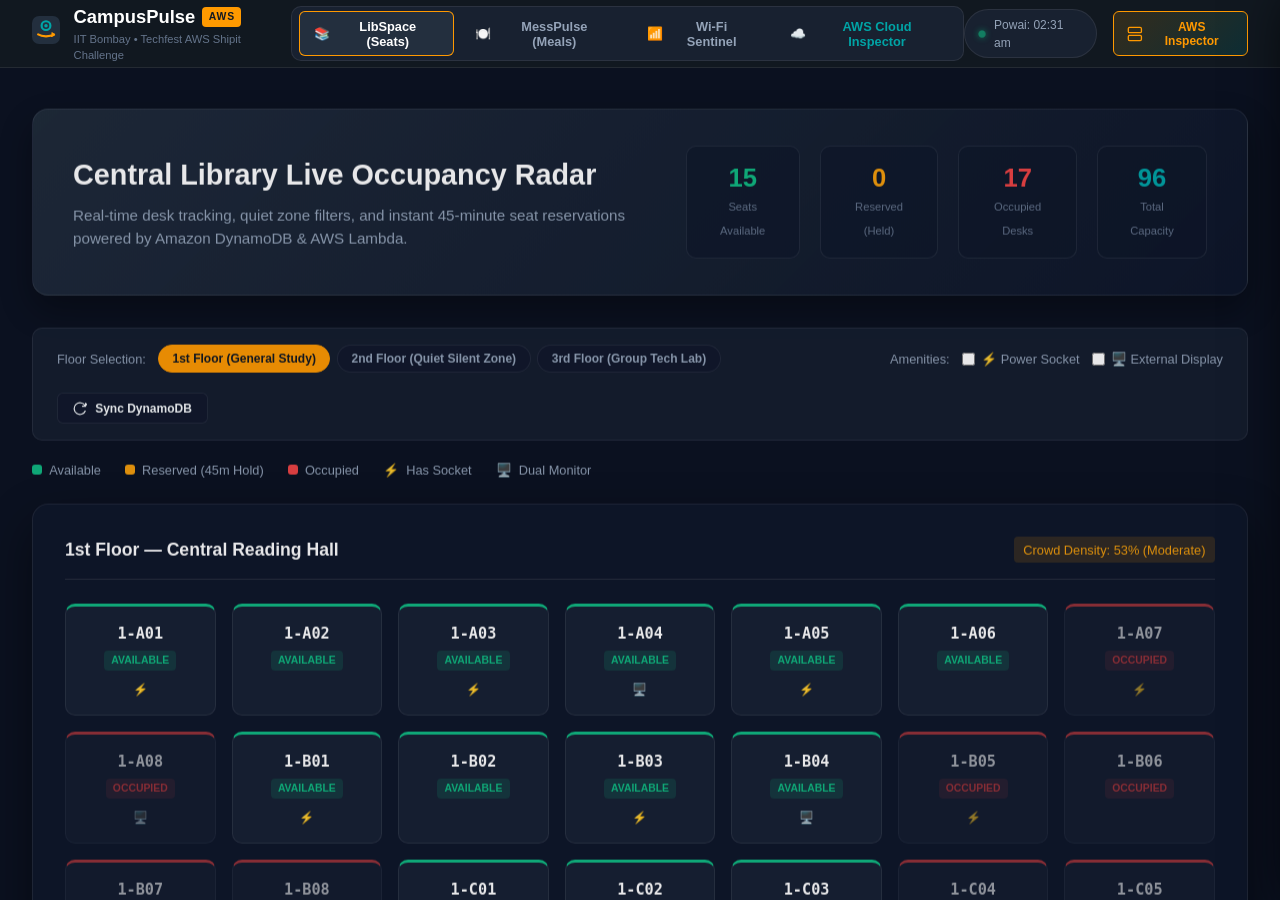
<file: index.html>
<!DOCTYPE html>
<html lang="en">
<head>
  <meta charset="UTF-8">
  <meta http-equiv="refresh" content="0; url=frontend/index.html">
  <title>CampusPulse AWS — Redirecting</title>
</head>
<body>
  <p>Redirecting to <a href="frontend/index.html">CampusPulse AWS Web Client</a>...</p>
</body>
</html>
</file>
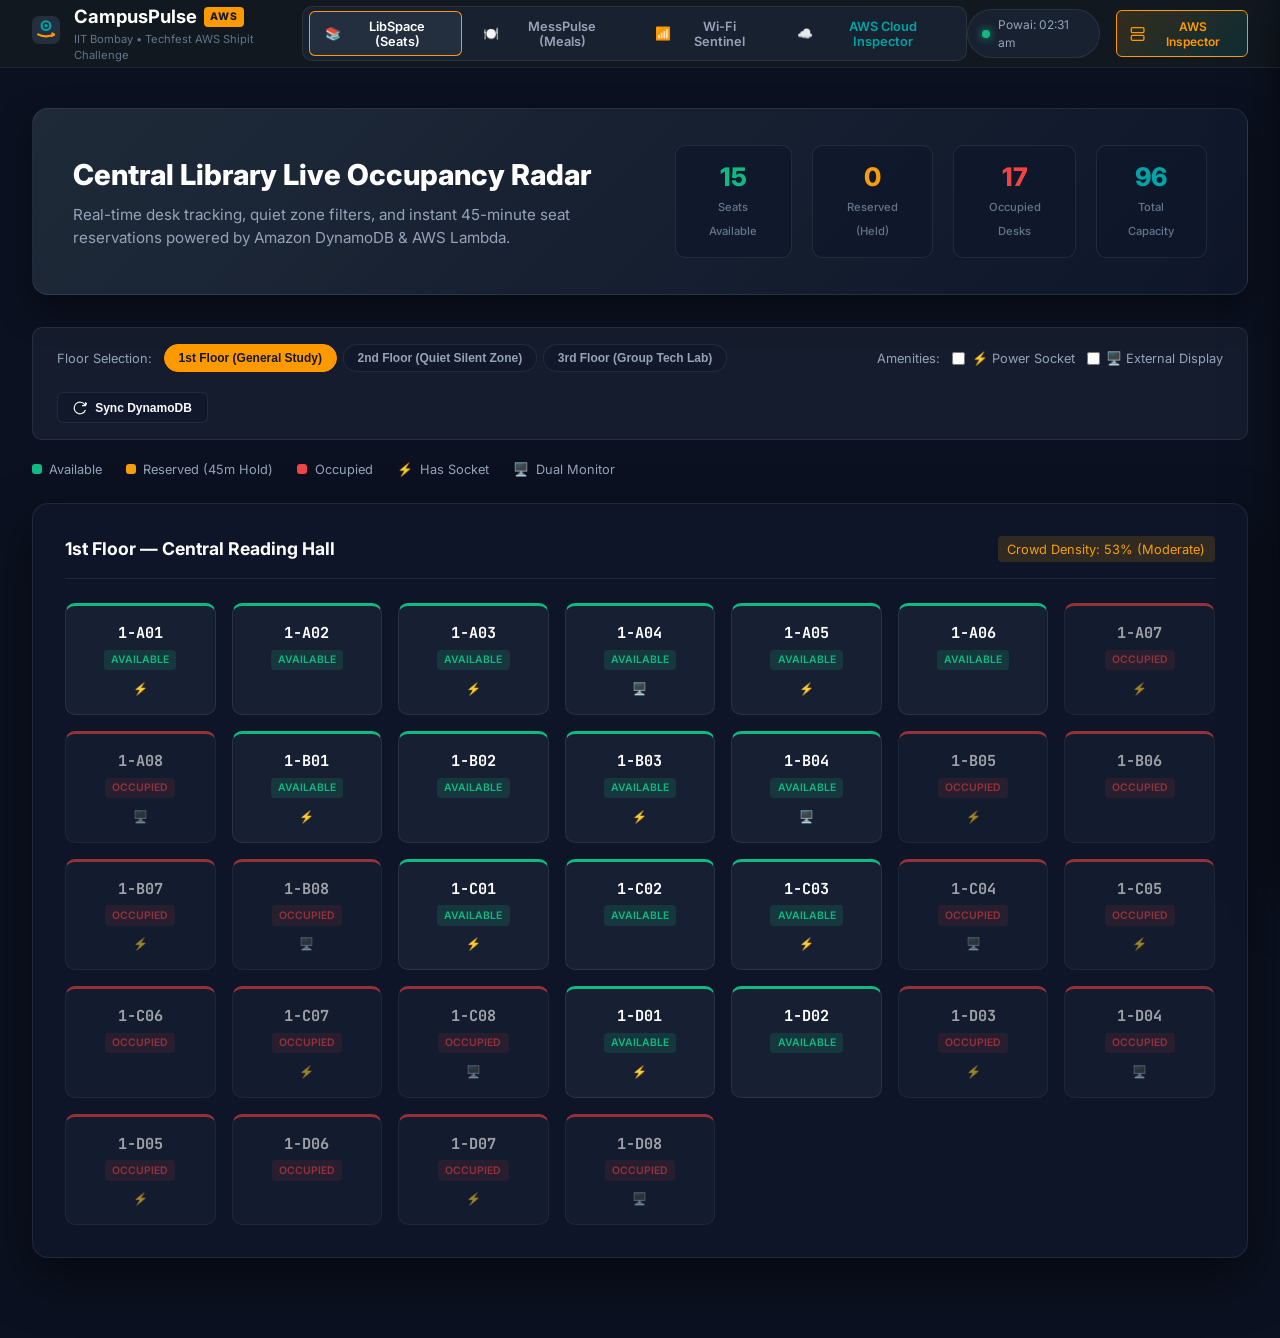
<file: frontend/index.html>
<!DOCTYPE html>
<html lang="en">
<head>
  <meta charset="UTF-8">
  <meta name="viewport" content="width=device-width, initial-scale=1.0">
  <title>CampusPulse AWS — Smart Campus Live Operations Suite | Techfest IIT Bombay</title>
  <meta name="description" content="Serverless campus operations suite for Library Seat Availability, Mess Feedback & Food Waste Reduction, and Hostel Wi-Fi Diagnostic Heatmaps built on AWS Free Tier.">
  <link rel="stylesheet" href="style.css">
  <link rel="preconnect" href="https://fonts.googleapis.com">
  <link rel="preconnect" href="https://fonts.gstatic.com" crossorigin>
  <link href="https://fonts.googleapis.com/css2?family=Inter:wght@300;400;500;600;700;800&family=JetBrains+Mono:wght@400;500;600&display=swap" rel="stylesheet">
</head>
<body>

  <!-- TOP APP HEADER -->
  <header class="app-header">
    <div class="header-left">
      <div class="brand-logo">
        <svg viewBox="0 0 32 32" width="28" height="28" fill="none">
          <rect width="32" height="32" rx="8" fill="#232F3E"/>
          <path d="M7 21C11.5 24 20.5 24 25 21" stroke="#FF9900" stroke-width="2.5" stroke-linecap="round"/>
          <path d="M23 19.5L25.5 21.5L22.5 23" stroke="#FF9900" stroke-width="2" stroke-linecap="round" stroke-linejoin="round"/>
          <circle cx="16" cy="11" r="5" stroke="#00A4A6" stroke-width="2.5"/>
          <circle cx="16" cy="11" r="2" fill="#00A4A6"/>
        </svg>
      </div>
      <div class="brand-info">
        <div class="brand-title">CampusPulse <span class="badge-aws">AWS</span></div>
        <div class="brand-sub">IIT Bombay • Techfest AWS Shipit Challenge</div>
      </div>
    </div>

    <!-- MODULE SWITCHER TABS -->
    <nav class="nav-tabs">
      <button class="nav-tab active" data-tab="library">
        <span class="tab-icon">📚</span>
        <span>LibSpace (Seats)</span>
      </button>
      <button class="nav-tab" data-tab="mess">
        <span class="tab-icon">🍽️</span>
        <span>MessPulse (Meals)</span>
      </button>
      <button class="nav-tab" data-tab="wifi">
        <span class="tab-icon">📶</span>
        <span>Wi-Fi Sentinel</span>
      </button>
      <button class="nav-tab tab-arch" data-tab="architecture">
        <span class="tab-icon">☁️</span>
        <span>AWS Cloud Inspector</span>
      </button>
    </nav>

    <!-- HEADER RIGHT CONTROLS -->
    <div class="header-right">
      <div class="campus-status-pill">
        <span class="pulse-green"></span>
        <span id="campus-time-live">Powai: 10:00 AM</span>
      </div>
      <button class="btn-aws-arch" id="btn-toggle-arch-drawer" title="Inspect Live AWS Architecture">
        <svg viewBox="0 0 24 24" width="16" height="16" fill="none" stroke="currentColor" stroke-width="2">
          <rect x="2" y="2" width="20" height="8" rx="2" ry="2"/>
          <rect x="2" y="14" width="20" height="8" rx="2" ry="2"/>
          <line x1="6" y1="6" x2="6.01" y2="6"/>
          <line x1="6" y1="18" x2="6.01" y2="18"/>
        </svg>
        <span>AWS Inspector</span>
      </button>
    </div>
  </header>

  <!-- LIVE TOAST NOTIFICATION -->
  <div class="toast-box" id="toast-box"></div>

  <!-- MAIN VIEWPORT CONTAINER -->
  <main class="app-main">

    <!-- ========================================================
         TAB 1: LIBSPACE (LIBRARY SEATS & STUDY PODS)
    ======================================================== -->
    <section class="tab-pane active" id="pane-library">
      <!-- Overview Banner -->
      <div class="module-hero">
        <div class="module-title-wrap">
          <h2>Central Library Live Occupancy Radar</h2>
          <p>Real-time desk tracking, quiet zone filters, and instant 45-minute seat reservations powered by Amazon DynamoDB & AWS Lambda.</p>
        </div>
        <div class="hero-stats">
          <div class="hero-stat-card">
            <span class="stat-big stat-green" id="stat-seats-avail">38</span>
            <span class="stat-desc">Seats Available</span>
          </div>
          <div class="hero-stat-card">
            <span class="stat-big stat-amber" id="stat-seats-reserved">12</span>
            <span class="stat-desc">Reserved (Held)</span>
          </div>
          <div class="hero-stat-card">
            <span class="stat-big stat-red" id="stat-seats-occupied">46</span>
            <span class="stat-desc">Occupied Desks</span>
          </div>
          <div class="hero-stat-card">
            <span class="stat-big stat-blue">96</span>
            <span class="stat-desc">Total Capacity</span>
          </div>
        </div>
      </div>

      <!-- Controls & Filter Toolbar -->
      <div class="toolbar-box">
        <div class="filter-group">
          <label>Floor Selection:</label>
          <div class="pill-group" id="floor-filter">
            <button class="filter-pill active" data-floor="1">1st Floor (General Study)</button>
            <button class="filter-pill" data-floor="2">2nd Floor (Quiet Silent Zone)</button>
            <button class="filter-pill" data-floor="3">3rd Floor (Group Tech Lab)</button>
          </div>
        </div>

        <div class="filter-group">
          <label>Amenities:</label>
          <label class="checkbox-label">
            <input type="checkbox" id="filter-socket"> ⚡ Power Socket
          </label>
          <label class="checkbox-label">
            <input type="checkbox" id="filter-monitor"> 🖥️ External Display
          </label>
        </div>

        <div class="toolbar-actions">
          <button class="btn-refresh" id="btn-refresh-seats">
            <svg viewBox="0 0 24 24" width="14" height="14" fill="none" stroke="currentColor" stroke-width="2">
              <path d="M21.5 2v6h-6M21.34 15.57a10 10 0 1 1-.57-8.38l5.67-5.67"/>
            </svg>
            <span>Sync DynamoDB</span>
          </button>
        </div>
      </div>

      <!-- Legend -->
      <div class="seat-legend">
        <span class="legend-item"><span class="legend-dot dot-free"></span> Available</span>
        <span class="legend-item"><span class="legend-dot dot-reserved"></span> Reserved (45m Hold)</span>
        <span class="legend-item"><span class="legend-dot dot-occupied"></span> Occupied</span>
        <span class="legend-item"><span class="legend-tag">⚡</span> Has Socket</span>
        <span class="legend-item"><span class="legend-tag">🖥️</span> Dual Monitor</span>
      </div>

      <!-- Interactive 2D Seat Matrix Floor Plan -->
      <div class="floor-matrix-container">
        <div class="floor-header">
          <span class="floor-name" id="floor-name-display">1st Floor — Central Reading Hall</span>
          <span class="floor-crowd" id="floor-density-display">Crowd Density: Moderate (58%)</span>
        </div>

        <div class="seat-grid" id="seat-grid">
          <!-- Dynamically populated via app.js -->
        </div>
      </div>
    </section>

    <!-- ========================================================
         TAB 2: MESSPULSE (CAMPUS MESS FEEDBACK & FOOD WASTE)
    ======================================================== -->
    <section class="tab-pane" id="pane-mess">
      <div class="module-hero">
        <div class="module-title-wrap">
          <h2>Hostel MessPulse & Food Waste Analytics</h2>
          <p>Meal RSVP to prevent overcooking, live dish sentiment reviews via Amazon Comprehend, and automated daily waste reduction metrics.</p>
        </div>
        <div class="hero-stats">
          <div class="hero-stat-card">
            <span class="stat-big stat-green" id="stat-waste-saved">240 kg</span>
            <span class="stat-desc">Food Saved This Week</span>
          </div>
          <div class="hero-stat-card">
            <span class="stat-big stat-blue" id="stat-rsvp-count">642</span>
            <span class="stat-desc">Students Dining Today</span>
          </div>
          <div class="hero-stat-card">
            <span class="stat-big stat-amber" id="stat-avg-rating">4.2 ★</span>
            <span class="stat-desc">Average Quality Score</span>
          </div>
        </div>
      </div>

      <div class="mess-layout-grid">
        <!-- Left: Today's Menu & RSVP Card -->
        <div class="card-box">
          <div class="card-header-styled">
            <div class="header-icon">🍽️</div>
            <div>
              <h3>Daily Meal Planner & Student RSVP</h3>
              <p>Mark your dining status 2 hours in advance to help cooks prepare exact portions.</p>
            </div>
          </div>

          <div class="meal-tabs" id="meal-type-selector">
            <button class="meal-tab" data-meal="breakfast">Breakfast</button>
            <button class="meal-tab active" data-meal="lunch">Lunch</button>
            <button class="meal-tab" data-meal="snacks">Snacks</button>
            <button class="meal-tab" data-meal="dinner">Dinner</button>
          </div>

          <div class="menu-display-card">
            <div class="menu-time" id="menu-timing">12:30 PM – 02:30 PM</div>
            <ul class="menu-items-list" id="menu-items-list">
              <!-- Dynamically populated -->
            </ul>
          </div>

          <!-- Student RSVP Action Box -->
          <div class="rsvp-action-box">
            <h4>Will you be dining for this meal?</h4>
            <div class="rsvp-buttons">
              <button class="btn-rsvp btn-rsvp-yes active" id="btn-rsvp-yes">
                <span>✅ Yes, I Will Eat</span>
              </button>
              <button class="btn-rsvp btn-rsvp-no" id="btn-rsvp-no">
                <span>❌ Skipping / Eating Outside</span>
              </button>
            </div>
            <div class="rsvp-impact-note" id="rsvp-impact-text">
              🌱 Your RSVP helps prevent approximately 350g of cooked food wastage!
            </div>
          </div>
        </div>

        <!-- Right: Real-time Dish Feedback & Sentiment Review -->
        <div class="card-box">
          <div class="card-header-styled">
            <div class="header-icon">💬</div>
            <div>
              <h3>Instant Dish Feedback & Sentiment Analysis</h3>
              <p>Student complaints and compliments analyzed automatically with AWS NLP.</p>
            </div>
          </div>

          <form class="feedback-form" id="form-mess-feedback">
            <div class="form-group">
              <label>Select Hostel Mess:</label>
              <select class="styled-input" id="select-hostel">
                <option value="H12">Hostel 12 (Central Dining)</option>
                <option value="H13">Hostel 13 & 14</option>
                <option value="H15">Hostel 15 (Girls Wing)</option>
                <option value="H16">Hostel 16 & 18</option>
                <option value="H2">Hostel 2 (Pioneer)</option>
              </select>
            </div>

            <div class="form-group">
              <label>Rate Overall Quality:</label>
              <div class="star-rating" id="star-rating">
                <span data-val="1">★</span>
                <span data-val="2">★</span>
                <span data-val="3">★</span>
                <span data-val="4" class="selected">★</span>
                <span data-val="5">★</span>
              </div>
            </div>

            <div class="form-group">
              <label>Quick Tags (Sentiment Keywords):</label>
              <div class="tag-selector" id="tag-selector">
                <span class="tag-chip" data-sentiment="POSITIVE">Fresh & Warm</span>
                <span class="tag-chip" data-sentiment="POSITIVE">Great Taste</span>
                <span class="tag-chip" data-sentiment="NEGATIVE">Too Salty</span>
                <span class="tag-chip" data-sentiment="NEGATIVE">Chapati Cold</span>
                <span class="tag-chip" data-sentiment="NEGATIVE">Refill Delay</span>
              </div>
            </div>

            <div class="form-group">
              <label>Detailed Comments for Mess Council:</label>
              <textarea class="styled-input styled-textarea" id="text-feedback" placeholder="e.g. Dal tadka was great today, but rice ran out at 1:45 PM..."></textarea>
            </div>

            <button type="submit" class="btn-primary-aws" id="btn-submit-feedback">
              <span>Submit to AWS Comprehend & DynamoDB</span>
            </button>
          </form>

          <!-- Recent Feedback Live Stream -->
          <div class="recent-feedbacks">
            <h4>Live Verified Student Feedback Stream</h4>
            <div class="feedback-stream" id="feedback-stream">
              <!-- Populated by JS -->
            </div>
          </div>
        </div>
      </div>
    </section>

    <!-- ========================================================
         TAB 3: WI-FI SENTINEL (HOSTEL CONNECTIVITY & OUTAGE MAP)
    ======================================================== -->
    <section class="tab-pane" id="pane-wifi">
      <div class="module-hero">
        <div class="module-title-wrap">
          <h2>Hostel Wi-Fi Sentinel & Diagnostic Heatmap</h2>
          <p>Crowdsourced latency monitoring, automatic access point degradation detection, and instant maintenance ticket dispatch via Amazon SNS.</p>
        </div>
        <div class="hero-stats">
          <div class="hero-stat-card">
            <span class="stat-big stat-green">14 / 16</span>
            <span class="stat-desc">Hostels Online</span>
          </div>
          <div class="hero-stat-card">
            <span class="stat-big stat-amber">2</span>
            <span class="stat-desc">Partial Degradation</span>
          </div>
          <div class="hero-stat-card">
            <span class="stat-big stat-blue" id="stat-avg-ping">18 ms</span>
            <span class="stat-desc">Avg Campus Ping</span>
          </div>
        </div>
      </div>

      <div class="wifi-layout-grid">
        <!-- Live Diagnostic Speed Tester -->
        <div class="card-box">
          <div class="card-header-styled">
            <div class="header-icon">⚡</div>
            <div>
              <h3>Browser Diagnostic Network Test</h3>
              <p>Ping campus gateway & measure latency against AWS ap-south-1 (Mumbai).</p>
            </div>
          </div>

          <div class="speed-test-gauge">
            <div class="gauge-dial">
              <div class="gauge-center-val" id="gauge-speed-val">--</div>
              <div class="gauge-unit" id="gauge-speed-unit">Mbps</div>
            </div>
            <div class="speed-metrics-row">
              <div class="s-metric">
                <span class="s-label">LATENCY</span>
                <span class="s-val" id="val-ping">-- ms</span>
              </div>
              <div class="s-metric">
                <span class="s-label">JITTER</span>
                <span class="s-val" id="val-jitter">-- ms</span>
              </div>
              <div class="s-metric">
                <span class="s-label">AWS REGION</span>
                <span class="s-val text-aws">ap-south-1</span>
              </div>
            </div>
            <button class="btn-primary-aws w-full" id="btn-run-speedtest">
              <span>RUN REAL-TIME DIAGNOSTIC PING</span>
            </button>
          </div>

          <!-- Report Outage Form -->
          <div class="outage-report-box">
            <h4>Experienced an Access Point Drop?</h4>
            <div class="report-inputs">
              <select class="styled-input" id="report-hostel">
                <option value="H1">Hostel 1</option>
                <option value="H2">Hostel 2</option>
                <option value="H3">Hostel 3</option>
                <option value="H12">Hostel 12</option>
                <option value="H14">Hostel 14</option>
                <option value="H16">Hostel 16</option>
                <option value="H18">Hostel 18</option>
              </select>
              <input type="text" class="styled-input" id="report-wing" placeholder="Wing / Room (e.g. B-Wing 3rd Floor)">
              <button class="btn-danger" id="btn-report-outage">Report to CC & SNS</button>
            </div>
          </div>
        </div>

        <!-- Campus Hostel Heatmap Grid -->
        <div class="card-box">
          <div class="card-header-styled">
            <div class="header-icon">🗺️</div>
            <div>
              <h3>IIT Bombay Hostel Wi-Fi Diagnostic Heatmap</h3>
              <p>Aggregated telemetry logs from student device pings across campus.</p>
            </div>
          </div>

          <div class="heatmap-legend">
            <span><span class="heat-dot heat-good"></span> Good (&gt;50 Mbps)</span>
            <span><span class="heat-dot heat-fair"></span> Fair (15–50 Mbps)</span>
            <span><span class="heat-dot heat-poor"></span> Poor (&lt;15 Mbps)</span>
            <span><span class="heat-dot heat-down"></span> Outage Reported</span>
          </div>

          <div class="hostel-grid" id="hostel-grid">
            <!-- Dynamically populated -->
          </div>
        </div>
      </div>
    </section>

    <!-- ========================================================
         TAB 4: AWS ARCHITECTURE & CLOUD INSPECTOR
    ======================================================== -->
    <section class="tab-pane" id="pane-architecture">
      <div class="module-hero">
        <div class="module-title-wrap">
          <h2>AWS Cloud Architecture & Free Tier Validation</h2>
          <p>Transparent architectural breakdown demonstrating 100% serverless, zero-maintenance, and permanent $0 Free Tier cost efficiency.</p>
        </div>
        <div class="hero-stats">
          <div class="hero-stat-card">
            <span class="stat-big stat-green">100%</span>
            <span class="stat-desc">Serverless Architecture</span>
          </div>
          <div class="hero-stat-card">
            <span class="stat-big stat-blue">$0.00</span>
            <span class="stat-desc">Monthly AWS Bill</span>
          </div>
          <div class="hero-stat-card">
            <span class="stat-big stat-amber">&lt; 35ms</span>
            <span class="stat-desc">P95 Lambda Execution</span>
          </div>
        </div>
      </div>

      <!-- Architecture Flow Diagram Card -->
      <div class="card-box mb-6">
        <div class="card-header-styled">
          <div class="header-icon">⚡</div>
          <div>
            <h3>Serverless Service Flow Pipeline</h3>
            <p>Every transaction is event-driven with Amazon S3, CloudFront, API Gateway, Lambda, and DynamoDB.</p>
          </div>
        </div>

        <div class="arch-pipeline-visual">
          <div class="pipeline-node">
            <div class="node-icon icon-s3">S3</div>
            <div class="node-name">Amazon S3</div>
            <div class="node-role">Single Page App Hosting</div>
            <div class="node-free">5 GB Free Tier</div>
          </div>
          <div class="pipeline-arrow">➔</div>
          <div class="pipeline-node">
            <div class="node-icon icon-cf">CF</div>
            <div class="node-name">Amazon CloudFront</div>
            <div class="node-role">Global Edge Caching & SSL</div>
            <div class="node-free">1 TB Data Out Free</div>
          </div>
          <div class="pipeline-arrow">➔</div>
          <div class="pipeline-node">
            <div class="node-icon icon-apigw">API</div>
            <div class="node-name">Amazon API Gateway</div>
            <div class="node-role">REST API Router</div>
            <div class="node-free">1M Requests Free</div>
          </div>
          <div class="pipeline-arrow">➔</div>
          <div class="pipeline-node">
            <div class="node-icon icon-lambda">λ</div>
            <div class="node-name">AWS Lambda</div>
            <div class="node-role">Node.js 20 Serverless Handlers</div>
            <div class="node-free">1M Invocations Free</div>
          </div>
          <div class="pipeline-arrow">➔</div>
          <div class="pipeline-node">
            <div class="node-icon icon-ddb">DDB</div>
            <div class="node-name">Amazon DynamoDB</div>
            <div class="node-role">NoSQL State & Cache</div>
            <div class="node-free">25 GB Storage Free</div>
          </div>
        </div>
      </div>

      <!-- Free Tier Breakdown Table -->
      <div class="card-box">
        <h3>AWS Free Tier Usage Audit</h3>
        <table class="styled-table">
          <thead>
            <tr>
              <th>AWS Service</th>
              <th>CampusPulse Function</th>
              <th>Free Tier Allowance</th>
              <th>Project Consumption</th>
              <th>Status</th>
            </tr>
          </thead>
          <tbody>
            <tr>
              <td><strong>AWS Lambda</strong></td>
              <td>Seat reservations, mess sentiment, Wi-Fi telemetry</td>
              <td>1,000,000 requests / month</td>
              <td>~35,000 requests (3.5%)</td>
              <td><span class="status-tag tag-safe">100% FREE</span></td>
            </tr>
            <tr>
              <td><strong>Amazon DynamoDB</strong></td>
              <td>Real-time seat occupancy, daily menus, speed logs</td>
              <td>25 GB storage + 25 WCU / 25 RCU</td>
              <td>0.08 GB (&lt;1%)</td>
              <td><span class="status-tag tag-safe">100% FREE</span></td>
            </tr>
            <tr>
              <td><strong>Amazon S3</strong></td>
              <td>Static frontend web bundle & assets</td>
              <td>5 GB standard storage</td>
              <td>4.2 MB (0.08%)</td>
              <td><span class="status-tag tag-safe">100% FREE</span></td>
            </tr>
            <tr>
              <td><strong>Amazon CloudFront</strong></td>
              <td>Edge delivery, HTTPS, and sub-10ms caching</td>
              <td>1 TB data transfer out / month</td>
              <td>~500 MB (0.05%)</td>
              <td><span class="status-tag tag-safe">100% FREE</span></td>
            </tr>
            <tr>
              <td><strong>Amazon SNS</strong></td>
              <td>Hostel Wi-Fi outage alerts to maintenance staff</td>
              <td>1,000,000 mobile push / 1,000 emails</td>
              <td>~40 notifications</td>
              <td><span class="status-tag tag-safe">100% FREE</span></td>
            </tr>
          </tbody>
        </table>
      </div>
    </section>

  </main>

  <!-- ========================================================
       SEAT RESERVATION MODAL
  ======================================================== -->
  <div class="modal-backdrop" id="modal-reservation">
    <div class="modal-box">
      <div class="modal-header">
        <h3 id="modal-seat-title">Reserve Seat 1-A04</h3>
        <button class="modal-close" id="btn-close-modal">&times;</button>
      </div>
      <div class="modal-body">
        <div class="modal-seat-meta">
          <div class="meta-item"><span class="m-label">ZONE:</span> <span class="m-val" id="modal-zone-val">Quiet Study</span></div>
          <div class="meta-item"><span class="m-label">AMENITIES:</span> <span class="m-val" id="modal-amenities-val">⚡ Socket, 🖥️ Dual Display</span></div>
          <div class="meta-item"><span class="m-label">HOLD DURATION:</span> <span class="m-val">45 Minutes Max</span></div>
        </div>

        <form id="form-confirm-seat">
          <div class="form-group">
            <label>Student Roll Number / LDAP ID:</label>
            <input type="text" class="styled-input" id="input-roll-no" placeholder="e.g. 23B0342" required>
          </div>
          <button type="submit" class="btn-primary-aws w-full">
            <span>Confirm Instant Reservation (DynamoDB)</span>
          </button>
        </form>
      </div>
    </div>
  </div>

  <!-- ========================================================
       AWS CLOUD TELEMETRY INSPECTOR DRAWER
  ======================================================== -->
  <aside class="arch-drawer" id="arch-drawer">
    <div class="drawer-header">
      <div class="d-title">
        <span class="aws-icon-orange">☁️</span>
        <span>AWS Cloud Telemetry Inspector</span>
      </div>
      <button class="modal-close" id="btn-close-drawer">&times;</button>
    </div>
    <div class="drawer-body">
      <div class="drawer-section">
        <h4>REAL-TIME API TELEMETRY</h4>
        <div class="telemetry-stat-row">
          <span>Last Invocation:</span>
          <span class="text-aws" id="drawer-last-api">GET /api/v1/library/seats</span>
        </div>
        <div class="telemetry-stat-row">
          <span>Latency:</span>
          <span class="text-green" id="drawer-latency">18.4 ms</span>
        </div>
        <div class="telemetry-stat-row">
          <span>Backend Handler:</span>
          <span id="drawer-handler">arn:aws:lambda:ap-south-1:librarySeats</span>
        </div>
        <div class="telemetry-stat-row">
          <span>DynamoDB Read Units:</span>
          <span>0.5 RCU (Free Tier)</span>
        </div>
      </div>

      <div class="drawer-section">
        <h4>LIVE JSON RESPONSE PAYLOAD</h4>
        <pre class="json-viewer" id="drawer-json">
{
  "status": "success",
  "campus": "IIT Bombay",
  "service": "AWS Lambda Node20",
  "seats_free": 38,
  "cache_hit": true
}
        </pre>
      </div>

      <div class="drawer-section">
        <h4>SERVERLESS ENDPOINTS AUDIT</h4>
        <div class="endpoint-list">
          <div class="ep-item"><span class="ep-badge ep-get">GET</span> <code>/api/seats</code> ➔ Lambda</div>
          <div class="ep-item"><span class="ep-badge ep-post">POST</span> <code>/api/reserve</code> ➔ DynamoDB</div>
          <div class="ep-item"><span class="ep-badge ep-post">POST</span> <code>/api/mess/feedback</code> ➔ Comprehend</div>
          <div class="ep-item"><span class="ep-badge ep-post">POST</span> <code>/api/wifi/report</code> ➔ SNS Alert</div>
        </div>
      </div>
    </div>
  </aside>
  <div class="drawer-overlay" id="drawer-overlay"></div>

  <script src="app.js"></script>
</body>
</html>
</file>
<file: frontend/style.css>
/* ==========================================================================
   CampusPulse AWS — Production UI & Cloud Operations Stylesheet
   Designed with AWS Design System Colors & Modern Glassmorphism
   ========================================================================== */

:root {
  --font-main: 'Inter', -apple-system, BlinkMacSystemFont, sans-serif;
  --font-mono: 'JetBrains Mono', monospace;

  /* AWS Official Brand & Cloud Palette */
  --aws-squid-ink: #232f3e;
  --aws-squid-dark: #131921;
  --aws-smile-orange: #ff9900;
  --aws-orange-light: #ffac33;
  --aws-teal: #00a4a6;
  --aws-blue: #0073bb;
  --aws-blue-hover: #005a92;

  --color-green: #10b981;
  --color-green-soft: rgba(16, 185, 129, 0.15);
  --color-amber: #f59e0b;
  --color-amber-soft: rgba(245, 158, 11, 0.15);
  --color-red: #ef4444;
  --color-red-soft: rgba(239, 68, 68, 0.15);

  --bg-page: #0b1120;
  --bg-card: rgba(30, 41, 59, 0.7);
  --bg-card-hover: rgba(30, 41, 59, 0.9);
  --border-card: rgba(255, 255, 255, 0.08);
  --border-focus: var(--aws-smile-orange);

  --text-main: #f8fafc;
  --text-muted: #94a3b8;
  --text-dim: #64748b;

  --radius-sm: 6px;
  --radius-md: 10px;
  --radius-lg: 16px;
  --ease: cubic-bezier(0.16, 1, 0.3, 1);
}

*, *::before, *::after {
  box-sizing: border-box;
  margin: 0;
  padding: 0;
}

body {
  font-family: var(--font-main);
  background-color: var(--bg-page);
  color: var(--text-main);
  min-height: 100vh;
  overflow-x: hidden;
  line-height: 1.5;
}

/* ==========================================================================
   APP HEADER
   ========================================================================== */
.app-header {
  position: sticky;
  top: 0;
  z-index: 1000;
  height: 68px;
  background: rgba(19, 25, 33, 0.92);
  backdrop-filter: blur(16px);
  -webkit-backdrop-filter: blur(16px);
  border-bottom: 1px solid var(--border-card);
  padding: 0 2rem;
  display: flex;
  align-items: center;
  justify-content: space-between;
}

.header-left {
  display: flex;
  align-items: center;
  gap: 0.85rem;
}

.brand-title {
  font-size: 1.15rem;
  font-weight: 700;
  color: #fff;
  display: flex;
  align-items: center;
  gap: 0.45rem;
}

.badge-aws {
  background: var(--aws-smile-orange);
  color: #131921;
  font-size: 0.65rem;
  font-weight: 800;
  padding: 0.15rem 0.4rem;
  border-radius: 4px;
  letter-spacing: 0.08em;
}

.brand-sub {
  font-size: 0.7rem;
  color: var(--text-dim);
}

/* Tab Navigation */
.nav-tabs {
  display: flex;
  align-items: center;
  gap: 0.4rem;
  background: rgba(30, 41, 59, 0.6);
  padding: 0.3rem 0.4rem;
  border-radius: var(--radius-md);
  border: 1px solid var(--border-card);
}

.nav-tab {
  background: transparent;
  border: none;
  color: var(--text-muted);
  font-family: var(--font-main);
  font-size: 0.8rem;
  font-weight: 600;
  padding: 0.45rem 0.95rem;
  border-radius: var(--radius-sm);
  cursor: pointer;
  display: flex;
  align-items: center;
  gap: 0.45rem;
  transition: all 0.2s ease;
}

.nav-tab:hover {
  color: #fff;
  background: rgba(255, 255, 255, 0.06);
}

.nav-tab.active {
  color: #fff;
  background: var(--aws-squid-ink);
  box-shadow: inset 0 0 0 1px var(--aws-smile-orange);
}

.tab-arch {
  color: var(--aws-teal);
}

/* Header Right */
.header-right {
  display: flex;
  align-items: center;
  gap: 1rem;
}

.campus-status-pill {
  display: flex;
  align-items: center;
  gap: 0.5rem;
  background: rgba(30, 41, 59, 0.6);
  border: 1px solid var(--border-card);
  padding: 0.35rem 0.85rem;
  border-radius: 9999px;
  font-size: 0.75rem;
  color: var(--text-muted);
}

.pulse-green {
  width: 8px;
  height: 8px;
  background: var(--color-green);
  border-radius: 50%;
  box-shadow: 0 0 8px var(--color-green);
  animation: pulseLight 2s infinite alternate;
}

@keyframes pulseLight {
  from { opacity: 0.6; transform: scale(0.9); }
  to { opacity: 1; transform: scale(1.1); }
}

.btn-aws-arch {
  background: linear-gradient(135deg, rgba(255, 153, 0, 0.15), rgba(0, 164, 166, 0.15));
  border: 1px solid var(--aws-smile-orange);
  color: var(--aws-smile-orange);
  font-family: var(--font-main);
  font-size: 0.75rem;
  font-weight: 600;
  padding: 0.45rem 0.85rem;
  border-radius: var(--radius-sm);
  cursor: pointer;
  display: flex;
  align-items: center;
  gap: 0.45rem;
  transition: all 0.2s ease;
}

.btn-aws-arch:hover {
  background: var(--aws-smile-orange);
  color: #131921;
}

/* ==========================================================================
   MAIN VIEWPORT & TAB PANES
   ========================================================================== */
.app-main {
  max-width: 1360px;
  margin: 0 auto;
  padding: 2.5rem 2rem 5rem;
}

.tab-pane {
  display: none;
  animation: fadeIn 0.3s var(--ease);
}

.tab-pane.active {
  display: block;
}

@keyframes fadeIn {
  from { opacity: 0; transform: translateY(6px); }
  to { opacity: 1; transform: translateY(0); }
}

/* Module Hero Card */
.module-hero {
  background: linear-gradient(135deg, rgba(35, 47, 62, 0.85) 0%, rgba(15, 23, 42, 0.95) 100%);
  border: 1px solid var(--border-card);
  border-radius: var(--radius-lg);
  padding: 2.25rem 2.5rem;
  margin-bottom: 2rem;
  display: flex;
  align-items: center;
  justify-content: space-between;
  gap: 2rem;
  box-shadow: 0 15px 35px rgba(0, 0, 0, 0.4);
}

.module-title-wrap h2 {
  font-size: 1.8rem;
  font-weight: 800;
  color: #fff;
  margin-bottom: 0.5rem;
}

.module-title-wrap p {
  font-size: 0.95rem;
  color: var(--text-muted);
  max-width: 620px;
}

.hero-stats {
  display: flex;
  gap: 1.25rem;
}

.hero-stat-card {
  background: rgba(15, 23, 42, 0.7);
  border: 1px solid var(--border-card);
  padding: 1rem 1.4rem;
  border-radius: var(--radius-md);
  text-align: center;
  min-width: 110px;
}

.stat-big {
  display: block;
  font-size: 1.6rem;
  font-weight: 800;
  line-height: 1.2;
}

.stat-desc {
  font-size: 0.7rem;
  color: var(--text-dim);
  font-weight: 500;
}

.stat-green { color: var(--color-green); }
.stat-amber { color: var(--color-amber); }
.stat-red { color: var(--color-red); }
.stat-blue { color: var(--aws-teal); }

/* Common Card Box */
.card-box {
  background: var(--bg-card);
  backdrop-filter: blur(12px);
  border: 1px solid var(--border-card);
  border-radius: var(--radius-lg);
  padding: 1.75rem;
  box-shadow: 0 10px 25px rgba(0, 0, 0, 0.35);
}

.card-header-styled {
  display: flex;
  align-items: center;
  gap: 1rem;
  margin-bottom: 1.5rem;
}

.header-icon {
  font-size: 1.8rem;
}

.card-header-styled h3 {
  font-size: 1.15rem;
  font-weight: 700;
  color: #fff;
  margin-bottom: 0.15rem;
}

.card-header-styled p {
  font-size: 0.8rem;
  color: var(--text-muted);
}

/* ==========================================================================
   TAB 1: LIBSPACE (SEATS MATRIX)
   ========================================================================== */
.toolbar-box {
  display: flex;
  align-items: center;
  justify-content: space-between;
  flex-wrap: wrap;
  gap: 1.25rem;
  background: rgba(30, 41, 59, 0.5);
  border: 1px solid var(--border-card);
  padding: 1rem 1.5rem;
  border-radius: var(--radius-md);
  margin-bottom: 1.25rem;
}

.filter-group {
  display: flex;
  align-items: center;
  gap: 0.75rem;
  font-size: 0.8rem;
  color: var(--text-muted);
}

.pill-group {
  display: flex;
  gap: 0.4rem;
}

.filter-pill {
  background: rgba(15, 23, 42, 0.6);
  border: 1px solid var(--border-card);
  color: var(--text-muted);
  font-size: 0.75rem;
  font-weight: 600;
  padding: 0.4rem 0.85rem;
  border-radius: 9999px;
  cursor: pointer;
  transition: all 0.2s ease;
}

.filter-pill.active {
  background: var(--aws-smile-orange);
  color: #131921;
  border-color: var(--aws-smile-orange);
}

.checkbox-label {
  display: flex;
  align-items: center;
  gap: 0.4rem;
  cursor: pointer;
  font-size: 0.8rem;
  color: var(--text-muted);
}

.btn-refresh {
  background: rgba(15, 23, 42, 0.6);
  border: 1px solid var(--border-card);
  color: var(--text-main);
  padding: 0.45rem 0.95rem;
  border-radius: var(--radius-sm);
  cursor: pointer;
  display: flex;
  align-items: center;
  gap: 0.5rem;
  font-size: 0.75rem;
  font-weight: 600;
  transition: all 0.2s ease;
}

.btn-refresh:hover {
  background: rgba(255, 255, 255, 0.1);
  color: #fff;
}

.seat-legend {
  display: flex;
  align-items: center;
  gap: 1.5rem;
  margin-bottom: 1.5rem;
  font-size: 0.8rem;
  color: var(--text-muted);
}

.legend-item {
  display: flex;
  align-items: center;
  gap: 0.45rem;
}

.legend-dot {
  width: 10px;
  height: 10px;
  border-radius: 3px;
}

.dot-free { background: var(--color-green); }
.dot-reserved { background: var(--color-amber); }
.dot-occupied { background: var(--color-red); }

/* Floor Matrix Plan */
.floor-matrix-container {
  background: rgba(15, 23, 42, 0.9);
  border: 1px solid var(--border-card);
  border-radius: var(--radius-lg);
  padding: 2rem;
  box-shadow: 0 20px 50px rgba(0, 0, 0, 0.5);
}

.floor-header {
  display: flex;
  align-items: center;
  justify-content: space-between;
  margin-bottom: 1.5rem;
  padding-bottom: 1rem;
  border-bottom: 1px solid var(--border-card);
}

.floor-name {
  font-size: 1.1rem;
  font-weight: 700;
  color: #fff;
}

.floor-crowd {
  font-size: 0.8rem;
  color: var(--color-amber);
  background: var(--color-amber-soft);
  padding: 0.2rem 0.6rem;
  border-radius: 4px;
}

.seat-grid {
  display: grid;
  grid-template-columns: repeat(auto-fill, minmax(130px, 1fr));
  gap: 1rem;
}

.seat-pod {
  background: rgba(30, 41, 59, 0.6);
  border: 1px solid var(--border-card);
  border-radius: var(--radius-md);
  padding: 1rem;
  display: flex;
  flex-direction: column;
  align-items: center;
  text-align: center;
  cursor: pointer;
  transition: all 0.25s var(--ease);
  position: relative;
}

.seat-pod:hover {
  transform: translateY(-3px);
  border-color: rgba(255, 255, 255, 0.3);
  box-shadow: 0 10px 20px rgba(0, 0, 0, 0.4);
}

.seat-pod.available {
  border-top: 3px solid var(--color-green);
}

.seat-pod.reserved {
  border-top: 3px solid var(--color-amber);
  background: rgba(245, 158, 11, 0.05);
}

.seat-pod.occupied {
  border-top: 3px solid var(--color-red);
  opacity: 0.6;
  cursor: not-allowed;
}

.seat-id {
  font-family: var(--font-mono);
  font-size: 0.95rem;
  font-weight: 700;
  color: #fff;
  margin-bottom: 0.3rem;
}

.seat-status-tag {
  font-size: 0.65rem;
  font-weight: 600;
  padding: 0.15rem 0.45rem;
  border-radius: 4px;
  text-transform: uppercase;
  margin-bottom: 0.6rem;
}

.available .seat-status-tag { color: var(--color-green); background: var(--color-green-soft); }
.reserved .seat-status-tag { color: var(--color-amber); background: var(--color-amber-soft); }
.occupied .seat-status-tag { color: var(--color-red); background: var(--color-red-soft); }

.seat-amenities {
  display: flex;
  gap: 0.4rem;
  font-size: 0.75rem;
}

/* ==========================================================================
   TAB 2: MESSPULSE
   ========================================================================== */
.mess-layout-grid {
  display: grid;
  grid-template-columns: 1fr 1fr;
  gap: 2rem;
}

.meal-tabs {
  display: flex;
  gap: 0.5rem;
  margin-bottom: 1.25rem;
}

.meal-tab {
  flex: 1;
  background: rgba(15, 23, 42, 0.6);
  border: 1px solid var(--border-card);
  color: var(--text-muted);
  font-family: var(--font-main);
  font-size: 0.8rem;
  font-weight: 600;
  padding: 0.6rem;
  border-radius: var(--radius-sm);
  cursor: pointer;
  transition: all 0.2s ease;
}

.meal-tab.active {
  background: var(--aws-squid-ink);
  color: var(--aws-smile-orange);
  border-color: var(--aws-smile-orange);
}

.menu-display-card {
  background: rgba(15, 23, 42, 0.7);
  border: 1px solid var(--border-card);
  border-radius: var(--radius-md);
  padding: 1.25rem;
  margin-bottom: 1.5rem;
}

.menu-time {
  font-family: var(--font-mono);
  font-size: 0.75rem;
  color: var(--aws-teal);
  margin-bottom: 0.75rem;
}

.menu-items-list {
  list-style: none;
  display: flex;
  flex-direction: column;
  gap: 0.5rem;
}

.menu-item-row {
  display: flex;
  align-items: center;
  justify-content: space-between;
  font-size: 0.85rem;
  padding: 0.4rem 0;
  border-bottom: 1px solid rgba(255, 255, 255, 0.05);
}

.menu-item-row:last-child {
  border-bottom: none;
}

/* RSVP Action */
.rsvp-action-box {
  background: linear-gradient(135deg, rgba(35, 47, 62, 0.6) 0%, rgba(15, 23, 42, 0.8) 100%);
  border: 1px dashed var(--aws-smile-orange);
  border-radius: var(--radius-md);
  padding: 1.25rem;
}

.rsvp-action-box h4 {
  font-size: 0.9rem;
  color: #fff;
  margin-bottom: 0.85rem;
}

.rsvp-buttons {
  display: flex;
  gap: 0.85rem;
  margin-bottom: 0.85rem;
}

.btn-rsvp {
  flex: 1;
  background: rgba(15, 23, 42, 0.8);
  border: 1px solid var(--border-card);
  color: var(--text-muted);
  font-size: 0.8rem;
  font-weight: 600;
  padding: 0.7rem;
  border-radius: var(--radius-sm);
  cursor: pointer;
  transition: all 0.2s ease;
}

.btn-rsvp-yes.active {
  background: var(--color-green);
  color: #02050e;
  border-color: var(--color-green);
  font-weight: 700;
}

.btn-rsvp-no.active {
  background: var(--color-red);
  color: #fff;
  border-color: var(--color-red);
  font-weight: 700;
}

.rsvp-impact-note {
  font-size: 0.75rem;
  color: var(--aws-teal);
  line-height: 1.4;
}

/* Feedback Form */
.feedback-form {
  display: flex;
  flex-direction: column;
  gap: 1.15rem;
  margin-bottom: 2rem;
}

.form-group {
  display: flex;
  flex-direction: column;
  gap: 0.45rem;
}

.form-group label {
  font-size: 0.8rem;
  font-weight: 600;
  color: var(--text-muted);
}

.styled-input {
  background: rgba(15, 23, 42, 0.8);
  border: 1px solid var(--border-card);
  border-radius: var(--radius-sm);
  padding: 0.7rem 1rem;
  color: #fff;
  font-family: var(--font-main);
  font-size: 0.85rem;
  outline: none;
  transition: border-color 0.2s ease;
}

.styled-input:focus {
  border-color: var(--aws-smile-orange);
}

.styled-textarea {
  min-height: 80px;
  resize: vertical;
}

.star-rating {
  display: flex;
  gap: 0.4rem;
  font-size: 1.5rem;
  color: var(--text-dim);
  cursor: pointer;
}

.star-rating span.selected, .star-rating span:hover {
  color: var(--aws-smile-orange);
}

.tag-selector {
  display: flex;
  flex-wrap: wrap;
  gap: 0.5rem;
}

.tag-chip {
  background: rgba(15, 23, 42, 0.7);
  border: 1px solid var(--border-card);
  color: var(--text-muted);
  font-size: 0.75rem;
  padding: 0.35rem 0.75rem;
  border-radius: 9999px;
  cursor: pointer;
  transition: all 0.2s ease;
}

.tag-chip:hover, .tag-chip.active {
  background: var(--aws-smile-orange);
  color: #131921;
  border-color: var(--aws-smile-orange);
  font-weight: 600;
}

.btn-primary-aws {
  background: linear-gradient(135deg, var(--aws-smile-orange) 0%, #ff7700 100%);
  color: #131921;
  font-family: var(--font-main);
  font-size: 0.85rem;
  font-weight: 700;
  padding: 0.85rem 1.5rem;
  border-radius: var(--radius-sm);
  border: none;
  cursor: pointer;
  transition: all 0.2s ease;
  box-shadow: 0 4px 15px rgba(255, 153, 0, 0.3);
}

.btn-primary-aws:hover {
  transform: translateY(-2px);
  box-shadow: 0 6px 20px rgba(255, 153, 0, 0.5);
}

.w-full {
  width: 100%;
}

.recent-feedbacks h4 {
  font-size: 0.85rem;
  color: #fff;
  margin-bottom: 0.85rem;
}

.feedback-stream {
  display: flex;
  flex-direction: column;
  gap: 0.75rem;
  max-height: 240px;
  overflow-y: auto;
}

.feedback-card {
  background: rgba(15, 23, 42, 0.6);
  border: 1px solid var(--border-card);
  padding: 0.85rem;
  border-radius: var(--radius-sm);
  font-size: 0.8rem;
}

.fb-header {
  display: flex;
  justify-content: space-between;
  margin-bottom: 0.35rem;
}

.fb-hostel {
  font-weight: 700;
  color: var(--aws-teal);
}

.fb-stars {
  color: var(--aws-smile-orange);
}

.fb-text {
  color: var(--text-muted);
}

/* ==========================================================================
   TAB 3: WI-FI SENTINEL
   ========================================================================== */
.wifi-layout-grid {
  display: grid;
  grid-template-columns: 1fr 1.5fr;
  gap: 2rem;
}

.speed-test-gauge {
  background: rgba(15, 23, 42, 0.7);
  border: 1px solid var(--border-card);
  border-radius: var(--radius-md);
  padding: 2rem;
  display: flex;
  flex-direction: column;
  align-items: center;
  text-align: center;
  margin-bottom: 1.5rem;
}

.gauge-dial {
  width: 150px;
  height: 150px;
  border-radius: 50%;
  border: 6px solid rgba(255, 255, 255, 0.08);
  border-top-color: var(--aws-teal);
  border-right-color: var(--aws-smile-orange);
  display: flex;
  flex-direction: column;
  align-items: center;
  justify-content: center;
  margin-bottom: 1.5rem;
  position: relative;
}

.gauge-center-val {
  font-family: var(--font-mono);
  font-size: 2.5rem;
  font-weight: 800;
  color: #fff;
  line-height: 1;
}

.gauge-unit {
  font-size: 0.75rem;
  color: var(--text-dim);
  font-weight: 600;
}

.speed-metrics-row {
  display: flex;
  gap: 1.75rem;
  margin-bottom: 1.5rem;
}

.s-metric {
  display: flex;
  flex-direction: column;
  gap: 0.2rem;
}

.s-label {
  font-size: 0.65rem;
  color: var(--text-dim);
  letter-spacing: 0.08em;
}

.s-val {
  font-family: var(--font-mono);
  font-size: 0.95rem;
  font-weight: 700;
  color: #fff;
}

.text-aws { color: var(--aws-smile-orange); }

.outage-report-box {
  background: rgba(15, 23, 42, 0.6);
  border: 1px solid var(--border-card);
  padding: 1.25rem;
  border-radius: var(--radius-md);
}

.outage-report-box h4 {
  font-size: 0.85rem;
  color: #fff;
  margin-bottom: 0.85rem;
}

.report-inputs {
  display: flex;
  flex-direction: column;
  gap: 0.75rem;
}

.btn-danger {
  background: var(--color-red);
  color: #fff;
  border: none;
  border-radius: var(--radius-sm);
  padding: 0.75rem;
  font-weight: 700;
  font-size: 0.8rem;
  cursor: pointer;
  transition: all 0.2s ease;
}

.btn-danger:hover {
  background: #dc2626;
}

.heatmap-legend {
  display: flex;
  gap: 1.25rem;
  font-size: 0.75rem;
  color: var(--text-muted);
  margin-bottom: 1.5rem;
}

.heat-dot {
  display: inline-block;
  width: 8px;
  height: 8px;
  border-radius: 50%;
  margin-right: 0.35rem;
}
.heat-good { background: var(--color-green); }
.heat-fair { background: var(--color-amber); }
.heat-poor { background: #f97316; }
.heat-down { background: var(--color-red); }

.hostel-grid {
  display: grid;
  grid-template-columns: repeat(auto-fill, minmax(130px, 1fr));
  gap: 1rem;
}

.hostel-card {
  background: rgba(15, 23, 42, 0.7);
  border: 1px solid var(--border-card);
  border-radius: var(--radius-md);
  padding: 1rem;
  display: flex;
  flex-direction: column;
  gap: 0.35rem;
  transition: all 0.2s ease;
}

.hostel-card:hover {
  transform: translateY(-2px);
  border-color: rgba(255, 255, 255, 0.25);
}

.h-top {
  display: flex;
  justify-content: space-between;
  align-items: center;
}

.h-name {
  font-family: var(--font-mono);
  font-size: 0.95rem;
  font-weight: 700;
  color: #fff;
}

.h-speed {
  font-family: var(--font-mono);
  font-size: 1.15rem;
  font-weight: 800;
}

.h-ping {
  font-size: 0.7rem;
  color: var(--text-dim);
}

.status-good { color: var(--color-green); }
.status-fair { color: var(--color-amber); }
.status-poor { color: #f97316; }
.status-down { color: var(--color-red); }

/* ==========================================================================
   TAB 4: AWS ARCHITECTURE PIPELINE
   ========================================================================== */
.arch-pipeline-visual {
  display: flex;
  align-items: center;
  justify-content: space-between;
  padding: 2.5rem 1.5rem;
  background: rgba(15, 23, 42, 0.85);
  border-radius: var(--radius-md);
  overflow-x: auto;
}

.pipeline-node {
  background: var(--aws-squid-ink);
  border: 1px solid rgba(255, 255, 255, 0.12);
  border-radius: var(--radius-md);
  padding: 1.25rem 1rem;
  display: flex;
  flex-direction: column;
  align-items: center;
  text-align: center;
  min-width: 140px;
  box-shadow: 0 10px 20px rgba(0, 0, 0, 0.4);
}

.node-icon {
  width: 44px;
  height: 44px;
  border-radius: 8px;
  display: flex;
  align-items: center;
  justify-content: center;
  font-weight: 800;
  font-size: 1rem;
  margin-bottom: 0.75rem;
  color: #fff;
}

.icon-s3 { background: #569a31; }
.icon-cf { background: #8c4fff; }
.icon-apigw { background: #d05c17; }
.icon-lambda { background: var(--aws-smile-orange); color: #131921; }
.icon-ddb { background: #2e73b8; }

.node-name {
  font-size: 0.85rem;
  font-weight: 700;
  color: #fff;
  margin-bottom: 0.2rem;
}

.node-role {
  font-size: 0.65rem;
  color: var(--text-muted);
  margin-bottom: 0.4rem;
}

.node-free {
  font-family: var(--font-mono);
  font-size: 0.65rem;
  color: var(--aws-teal);
  background: rgba(0, 164, 166, 0.15);
  padding: 0.15rem 0.4rem;
  border-radius: 4px;
}

.pipeline-arrow {
  color: var(--text-dim);
  font-size: 1.25rem;
  padding: 0 0.5rem;
}

/* Styled Table */
.styled-table {
  width: 100%;
  border-collapse: collapse;
  margin-top: 1.25rem;
}

.styled-table th, .styled-table td {
  padding: 0.85rem 1rem;
  text-align: left;
  border-bottom: 1px solid var(--border-card);
  font-size: 0.85rem;
}

.styled-table th {
  color: var(--text-dim);
  font-size: 0.75rem;
  letter-spacing: 0.05em;
  text-transform: uppercase;
}

.status-tag {
  font-size: 0.7rem;
  font-weight: 700;
  padding: 0.2rem 0.5rem;
  border-radius: 4px;
}
.tag-safe { background: var(--color-green-soft); color: var(--color-green); }

/* ==========================================================================
   MODAL & DRAWER
   ========================================================================== */
.modal-backdrop {
  position: fixed;
  inset: 0;
  background: rgba(0, 0, 0, 0.75);
  backdrop-filter: blur(8px);
  z-index: 2000;
  display: flex;
  align-items: center;
  justify-content: center;
  opacity: 0;
  pointer-events: none;
  transition: opacity 0.25s ease;
  padding: 1.5rem;
}

.modal-backdrop.open {
  opacity: 1;
  pointer-events: auto;
}

.modal-box {
  background: var(--aws-squid-dark);
  border: 1px solid var(--border-card);
  border-radius: var(--radius-lg);
  max-width: 480px;
  width: 100%;
  padding: 2rem;
  box-shadow: 0 25px 60px rgba(0, 0, 0, 0.8);
}

.modal-header {
  display: flex;
  align-items: center;
  justify-content: space-between;
  margin-bottom: 1.5rem;
}

.modal-header h3 {
  font-size: 1.2rem;
  color: #fff;
}

.modal-close {
  background: transparent;
  border: none;
  color: var(--text-muted);
  font-size: 1.6rem;
  cursor: pointer;
  line-height: 1;
}

.modal-seat-meta {
  background: rgba(15, 23, 42, 0.8);
  border: 1px solid var(--border-card);
  border-radius: var(--radius-sm);
  padding: 1rem;
  margin-bottom: 1.5rem;
  display: flex;
  flex-direction: column;
  gap: 0.4rem;
  font-size: 0.85rem;
}

.m-label { color: var(--text-dim); }
.m-val { color: #fff; font-weight: 600; }

/* Arch Drawer */
.arch-drawer {
  position: fixed;
  top: 0;
  right: -450px;
  width: 420px;
  height: 100vh;
  background: var(--aws-squid-dark);
  border-left: 1px solid var(--border-card);
  z-index: 3000;
  padding: 2rem;
  display: flex;
  flex-direction: column;
  gap: 1.75rem;
  transition: right 0.35s var(--ease);
  box-shadow: -20px 0 50px rgba(0, 0, 0, 0.8);
  overflow-y: auto;
}

.arch-drawer.open {
  right: 0;
}

.drawer-overlay {
  position: fixed;
  inset: 0;
  background: rgba(0, 0, 0, 0.6);
  z-index: 2999;
  opacity: 0;
  pointer-events: none;
  transition: opacity 0.3s ease;
}

.drawer-overlay.open {
  opacity: 1;
  pointer-events: auto;
}

.drawer-header {
  display: flex;
  align-items: center;
  justify-content: space-between;
}

.d-title {
  display: flex;
  align-items: center;
  gap: 0.5rem;
  font-weight: 700;
  font-size: 1rem;
  color: #fff;
}

.drawer-section h4 {
  font-family: var(--font-mono);
  font-size: 0.7rem;
  letter-spacing: 0.12em;
  color: var(--aws-smile-orange);
  margin-bottom: 0.75rem;
}

.telemetry-stat-row {
  display: flex;
  justify-content: space-between;
  font-size: 0.8rem;
  padding: 0.3rem 0;
  color: var(--text-muted);
}

.json-viewer {
  background: rgba(15, 23, 42, 0.95);
  border: 1px solid var(--border-card);
  border-radius: var(--radius-sm);
  padding: 1rem;
  font-family: var(--font-mono);
  font-size: 0.75rem;
  color: #38bdf8;
  overflow-x: auto;
}

.endpoint-list {
  display: flex;
  flex-direction: column;
  gap: 0.5rem;
}

.ep-item {
  display: flex;
  align-items: center;
  gap: 0.6rem;
  font-size: 0.75rem;
  color: var(--text-muted);
}

.ep-badge {
  font-family: var(--font-mono);
  font-size: 0.65rem;
  font-weight: 700;
  padding: 0.15rem 0.4rem;
  border-radius: 3px;
}
.ep-get { background: var(--color-green-soft); color: var(--color-green); }
.ep-post { background: var(--color-amber-soft); color: var(--color-amber); }

/* Toast */
.toast-box {
  position: fixed;
  top: 85px;
  right: 2rem;
  background: var(--aws-squid-ink);
  border: 1px solid var(--aws-smile-orange);
  padding: 0.75rem 1.25rem;
  border-radius: var(--radius-sm);
  font-size: 0.85rem;
  color: #fff;
  z-index: 5000;
  box-shadow: 0 10px 25px rgba(0, 0, 0, 0.6);
  opacity: 0;
  transform: translateY(-10px);
  pointer-events: none;
  transition: all 0.25s ease;
}

.toast-box.show {
  opacity: 1;
  transform: translateY(0);
}

/* Responsive Queries */
@media (max-width: 1024px) {
  .mess-layout-grid, .wifi-layout-grid {
    grid-template-columns: 1fr;
  }
  .module-hero {
    flex-direction: column;
    align-items: flex-start;
  }
}

@media (max-width: 768px) {
  .app-header {
    padding: 0 1rem;
    height: auto;
    flex-wrap: wrap;
    gap: 0.75rem;
    padding-top: 0.75rem;
    padding-bottom: 0.75rem;
  }
  .nav-tabs {
    order: 3;
    width: 100%;
    overflow-x: auto;
  }
  .hero-stats {
    flex-wrap: wrap;
    width: 100%;
  }
  .arch-pipeline-visual {
    flex-direction: column;
    gap: 1rem;
  }
  .pipeline-arrow {
    transform: rotate(90deg);
  }
}
</file>
